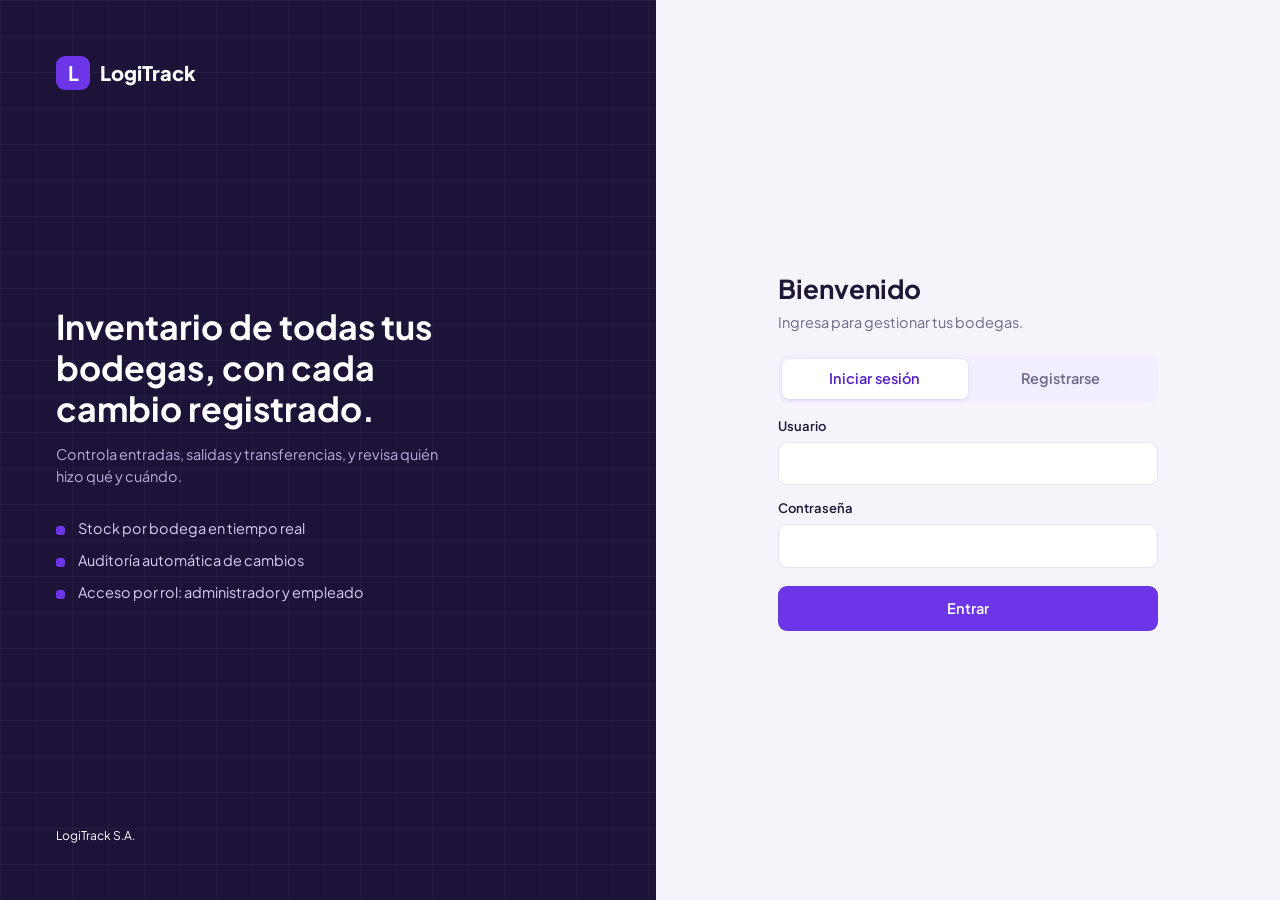
<file: frontend/index.html>
<!DOCTYPE html>
<html lang="es">
<head>
  <meta charset="UTF-8">
  <meta name="viewport" content="width=device-width, initial-scale=1, viewport-fit=cover">
  <title>LogiTrack - Iniciar sesión</title>
  <link href="https://fonts.googleapis.com/css2?family=Plus+Jakarta+Sans:wght@400;500;600;700;800&display=swap" rel="stylesheet">
  <link rel="stylesheet" href="css/styles.css">
</head>
<body class="login-page">
  <section class="brand-side">
    <div class="logo"><b>L</b>LogiTrack</div>
    <div>
      <h2>Inventario de todas tus bodegas, con cada cambio registrado.</h2>
      <p>Controla entradas, salidas y transferencias, y revisa quién hizo qué y cuándo.</p>
      <ul><li>Stock por bodega en tiempo real</li><li>Auditoría automática de cambios</li><li>Acceso por rol: administrador y empleado</li></ul>
    </div>
    <small>LogiTrack S.A.</small>
  </section>
  <section class="form-side">
    <div class="login-card">
      <h1>Bienvenido</h1>
      <p class="sub">Ingresa para gestionar tus bodegas.</p>
      <div class="switch">
        <button id="btn-mostrar-login" class="activo" type="button">Iniciar sesión</button>
        <button id="btn-mostrar-registro" type="button">Registrarse</button>
      </div>
      <div id="mensaje" class="mensaje oculto"></div>
      <form id="form-login">
        <label for="login-username">Usuario</label>
        <input id="login-username" type="text" autocomplete="username" required>
        <label for="login-password">Contraseña</label>
        <input id="login-password" type="password" autocomplete="current-password" required>
        <button class="btn btn-block" type="submit">Entrar</button>
      </form>
      <form id="form-registro" class="oculto">
        <label for="reg-nombre">Nombre completo</label>
        <input id="reg-nombre" type="text" required minlength="2" maxlength="100">
        <label for="reg-username">Usuario (mínimo 4 caracteres)</label>
        <input id="reg-username" type="text" required minlength="4" maxlength="50">
        <label for="reg-password">Contraseña (mínimo 6 caracteres)</label>
        <input id="reg-password" type="password" required minlength="6" maxlength="50">
        <button class="btn btn-block" type="submit">Crear cuenta de empleado</button>
      </form>
    </div>
  </section>
  <script src="js/api.js"></script>
  <script src="js/login.js"></script>
</body>
</html>
</file>
<file: frontend/css/styles.css>
:root{--p:#6d35e8;--p-d:#5424c2;--p-l:#f3eeff;--p-m:#e4d9ff;--side:#1d1238;--ink:#1f1736;--mut:#6f6888;--bg:#f6f4fb;--card:#fff;--line:#e8e3f4;--ok:#16915c;--warn:#c27a06;--bad:#d1344b;--r:12px;font-family:"Plus Jakarta Sans",system-ui,-apple-system,"Segoe UI",sans-serif}
*{box-sizing:border-box}body{margin:0;background:var(--bg);color:var(--ink);font-size:14.5px;line-height:1.5}
button,input,select{font:inherit;color:inherit}.oculto{display:none!important}
:focus-visible{outline:2px solid var(--p);outline-offset:2px}
label{display:block;font-weight:600;font-size:13px;margin:14px 0 5px}
input,select{width:100%;padding:10px 12px;border:1px solid var(--line);border-radius:9px;background:#fff}
input:focus,select:focus{border-color:var(--p);outline:3px solid var(--p-m)}
.btn{background:var(--p);color:#fff;border:0;padding:9px 16px;border-radius:9px;font-weight:600;cursor:pointer;transition:background .15s}
.btn:hover{background:var(--p-d)}.btn-sec{background:var(--p-l);color:var(--p-d)}.btn-sec:hover{background:var(--p-m)}
.btn-bad{background:#fdecef;color:var(--bad)}.btn-bad:hover{background:#fbd5dc}.btn-sm{padding:5px 10px;font-size:12.5px}.btn-block{width:100%;margin-top:18px;padding:12px}
/* login */
html{height:100%}
.login-page{display:grid;grid-template-columns:1.05fr 1fr;grid-template-rows:1fr;min-height:100vh;min-height:100%}
.brand-side{background:var(--side);color:#fff;padding:56px;display:flex;flex-direction:column;justify-content:space-between;background-image:linear-gradient(rgba(255,255,255,.04) 1px,transparent 1px),linear-gradient(90deg,rgba(255,255,255,.04) 1px,transparent 1px);background-size:36px 36px}
.logo{display:flex;align-items:center;gap:10px;font-weight:800;font-size:20px}.logo b{width:34px;height:34px;border-radius:9px;background:var(--p);display:grid;place-items:center}
.brand-side h2{font-size:34px;line-height:1.2;max-width:420px;margin:0 0 14px}.brand-side p{color:#b9aedb;max-width:400px;margin:0}
.brand-side ul{list-style:none;padding:0;margin:26px 0 0;color:#d8cff2}.brand-side li{padding:5px 0 5px 22px;position:relative}.brand-side li:before{content:"";position:absolute;left:0;top:13px;width:9px;height:9px;border-radius:3px;background:var(--p)}
.form-side{display:grid;place-items:center;padding:32px}.login-card{width:100%;max-width:380px}
.login-card h1{margin:0 0 4px;font-size:26px}.sub{color:var(--mut);margin:0 0 22px}
.switch{display:grid;grid-template-columns:1fr 1fr;background:var(--p-l);padding:4px;border-radius:10px;margin-bottom:6px}
.switch button{border:0;background:none;padding:9px;border-radius:7px;font-weight:600;color:var(--mut);cursor:pointer}.switch .activo{background:#fff;color:var(--p-d);box-shadow:0 1px 3px rgba(60,30,120,.15)}
.mensaje{padding:11px 14px;border-radius:9px;margin:12px 0;font-size:13.5px}.mensaje.error{background:#fdecef;color:var(--bad)}.mensaje.ok{background:#e5f6ee;color:var(--ok)}
/* shell */
.app{display:grid;grid-template-columns:240px minmax(0,1fr);min-height:100vh}
.sidebar{background:var(--side);color:#c9bfe8;padding:22px 14px;position:sticky;top:0;height:100vh;display:flex;flex-direction:column;gap:4px}
.sidebar .logo{color:#fff;padding:0 8px 22px}.nav-btn{display:flex;align-items:center;gap:11px;width:100%;background:none;border:0;color:inherit;padding:10px 12px;border-radius:9px;cursor:pointer;font-weight:500;text-align:left}
.nav-btn:hover{background:rgba(255,255,255,.07)}.nav-btn.active{background:var(--p);color:#fff}.side-foot{margin-top:auto;font-size:12px;padding:8px 12px;color:#8f84b5}
svg.i{width:18px;height:18px;fill:none;stroke:currentColor;stroke-width:1.8;stroke-linecap:round;stroke-linejoin:round;flex:none}
.topbar{display:flex;align-items:center;gap:14px;padding:14px 28px;background:var(--card);border-bottom:1px solid var(--line);position:sticky;top:0;z-index:5}
.topbar h2{margin:0;font-size:19px;flex:1}.chip{display:flex;align-items:center;gap:9px;font-weight:600}.avatar{width:34px;height:34px;border-radius:50%;background:var(--p-m);color:var(--p-d);display:grid;place-items:center;font-weight:800}
.chip small{display:block;color:var(--mut);font-weight:500;font-size:11.5px;line-height:1.1}
.icon-btn{position:relative;width:38px;height:38px;border-radius:10px;border:1px solid var(--line);background:#fff;cursor:pointer;display:grid;place-items:center}.icon-btn:hover{background:var(--p-l)}
.dot{position:absolute;top:-6px;right:-6px;min-width:19px;height:19px;padding:0 5px;border-radius:10px;background:var(--bad);color:#fff;font-size:11px;font-weight:700;display:grid;place-items:center;border:2px solid #fff}
main{padding:26px 28px;max-width:1280px}
.panel{background:var(--card);border:1px solid var(--line);border-radius:var(--r);padding:20px;margin-bottom:20px}
.panel-head{display:flex;align-items:center;justify-content:space-between;gap:12px;flex-wrap:wrap;margin-bottom:14px}.panel-head h3{margin:0;font-size:16px}
.tools{display:flex;gap:8px;flex-wrap:wrap;align-items:center}.tools input,.tools select{width:210px;max-width:100%}
.kpis{display:grid;grid-template-columns:repeat(4,1fr);gap:16px;margin-bottom:20px}.kpi{background:var(--card);border:1px solid var(--line);border-radius:var(--r);padding:16px 18px;border-left:4px solid var(--p)}
.kpi span{color:var(--mut);font-size:13px}.kpi strong{display:block;font-size:26px;margin-top:2px}.kpi.alerta{border-left-color:var(--bad)}
.grid-2{display:grid;grid-template-columns:1fr 1fr;gap:20px}
.tabla-wrap{overflow-x:auto}table{width:100%;border-collapse:collapse}th{text-align:left;font-size:12.5px;color:var(--mut);font-weight:600;padding:9px 12px;border-bottom:1px solid var(--line);white-space:nowrap}
td{padding:11px 12px;border-bottom:1px solid #f0ecf8;vertical-align:top}tbody tr:hover{background:#faf8ff}
.badge{display:inline-block;padding:2px 10px;border-radius:20px;font-size:12px;font-weight:700;background:var(--p-l);color:var(--p-d)}
.badge.bajo,.badge.DELETE,.badge.SALIDA{background:#fdecef;color:var(--bad)}.badge.normal,.badge.INSERT,.badge.ENTRADA{background:#e5f6ee;color:var(--ok)}.badge.UPDATE,.badge.TRANSFERENCIA{background:#fff3da;color:var(--warn)}
.vacio{color:var(--mut);text-align:center;padding:26px 0}
.barra{margin:11px 0}.barra div:first-child{display:flex;justify-content:space-between;font-size:13px;margin-bottom:4px}.barra .b{height:8px;background:var(--p-l);border-radius:8px;overflow:hidden}.barra i{display:block;height:100%;background:var(--p);border-radius:8px}.barra i.llena{background:var(--bad)}
.form-grid{display:grid;grid-template-columns:repeat(3,1fr);gap:14px}.linea{display:grid;grid-template-columns:1fr 110px 38px;gap:8px;margin-bottom:8px}.linea button{border:1px solid var(--line);background:#fff;border-radius:9px;cursor:pointer}
.filtros{display:flex;gap:10px;align-items:flex-end;flex-wrap:wrap;margin-bottom:14px}.filtros div{min-width:150px}.filtros label{margin-top:0}
code{font-size:12px;background:var(--p-l);padding:2px 6px;border-radius:5px;display:inline-block}.cambio{font-size:12.5px}.cambio s{color:var(--bad)}.cambio b{color:var(--ok)}
/* notificaciones */
.notif-wrap{position:relative}.notif{position:absolute;right:0;top:48px;width:410px;max-width:92vw;background:#fff;border:1px solid var(--line);border-radius:14px;box-shadow:0 18px 50px rgba(50,20,110,.22);z-index:20}
.notif-head{display:flex;justify-content:space-between;align-items:center;padding:14px 16px 6px}.notif-head strong{font-size:15.5px}
.ntabs{display:flex;gap:4px;padding:6px 12px;border-bottom:1px solid var(--line)}.ntabs button{border:0;background:none;padding:6px 10px;border-radius:8px;cursor:pointer;color:var(--mut);font-weight:600;font-size:13px}.ntabs .on{background:var(--p-l);color:var(--p-d)}
.nlist{max-height:430px;overflow:auto}.nitem{padding:13px 16px;border-bottom:1px solid #f0ecf8;display:grid;grid-template-columns:34px 1fr;gap:11px}.nitem:last-child{border:0}
.nico{width:34px;height:34px;border-radius:9px;display:grid;place-items:center;background:var(--p-l);color:var(--p-d)}.nico.alerta{background:#fdecef;color:var(--bad)}.nico.cambio{background:#fff3da;color:var(--warn)}
.nitem p{margin:0;font-size:13.5px}.nitem small{color:var(--mut)}.nacts{display:flex;gap:6px;margin-top:8px;flex-wrap:wrap}
/* modal y toast */
.modal-bg{position:fixed;inset:0;background:rgba(25,12,55,.5);display:grid;place-items:center;z-index:50;padding:16px}.modal{max-height:90vh;overflow:auto;background:#fff;border-radius:16px;padding:24px;width:100%;max-width:440px}.modal h3{margin:0 0 4px}.modal .acts{display:flex;justify-content:flex-end;gap:8px;margin-top:20px}
#toasts{position:fixed;bottom:22px;right:22px;display:grid;gap:8px;z-index:60}.toast{background:var(--ink);color:#fff;padding:12px 16px;border-radius:10px;max-width:360px;font-size:13.5px;border-left:4px solid var(--ok)}.toast.error{border-color:var(--bad)}
@media(prefers-reduced-motion:reduce){*{transition:none!important}}
/* ---------- Responsive ---------- */
@media(max-width:1100px){.grid-2{grid-template-columns:1fr}}
@media(max-width:900px){
  .login-page{grid-template-columns:1fr}.brand-side{display:none}.form-side{align-items:start;padding:36px 20px}
  .login-card:before{content:"LogiTrack";display:block;font-weight:800;font-size:20px;color:var(--p-d);margin-bottom:22px}
  .app{grid-template-columns:minmax(0,1fr);padding-bottom:calc(66px + env(safe-area-inset-bottom))}
  .sidebar{position:fixed;top:auto;left:0;right:0;bottom:0;height:auto;flex-direction:row;gap:2px;padding:6px 6px calc(6px + env(safe-area-inset-bottom));z-index:30;box-shadow:0 -4px 18px rgba(30,15,70,.25)}
  .sidebar .logo,.side-foot{display:none}
  .nav-btn{flex:1;flex-direction:column;justify-content:center;gap:3px;padding:7px 2px;font-size:11px;text-align:center;min-width:0}
  .topbar{padding:10px 16px}.topbar h2{font-size:17px}main{padding:18px 16px}.chip div{display:none}
  .kpis{grid-template-columns:1fr 1fr}.form-grid{grid-template-columns:1fr 1fr}
  .notif{position:fixed;left:10px;right:10px;top:62px;width:auto;max-width:none}.nlist{max-height:calc(100vh - 230px)}
  #toasts{left:12px;right:12px;bottom:calc(78px + env(safe-area-inset-bottom))}.toast{max-width:none}
}
@media(max-width:700px){
  input,select{font-size:16px}.btn{min-height:40px}.btn-sm{min-height:34px}
  .panel{padding:16px}.panel-head .tools{width:100%}.tools input{flex:1 1 100%;width:100%}.tools .btn{flex:1}
  .filtros>div{flex:1 1 140px}.filtros .btn{flex:1}
  /* tablas como tarjetas */
  table,tbody,tr,td{display:block;width:100%}thead{display:none}
  tr{border:1px solid var(--line);border-radius:10px;padding:6px 12px;margin-bottom:10px;background:#fff}
  td{display:flex;justify-content:space-between;gap:14px;border:0;padding:6px 0;text-align:right}
  td:before{content:attr(data-label);color:var(--mut);font-size:12.5px;font-weight:600;text-align:left;flex:none}
  td:empty{display:none}td[data-label=""]{justify-content:flex-end;gap:8px;padding-top:10px;border-top:1px solid #f0ecf8;margin-top:4px}td[data-label=""]:before{display:none}
  td .barra{width:60%;margin:0}.cambio{text-align:left}
}
@media(max-width:560px){.form-grid,.grid-2{grid-template-columns:1fr}.linea{grid-template-columns:1fr 84px 40px}.modal{padding:20px}}
@media(max-width:380px){.kpis{grid-template-columns:1fr}.nav-btn{font-size:10px}}
</file>
